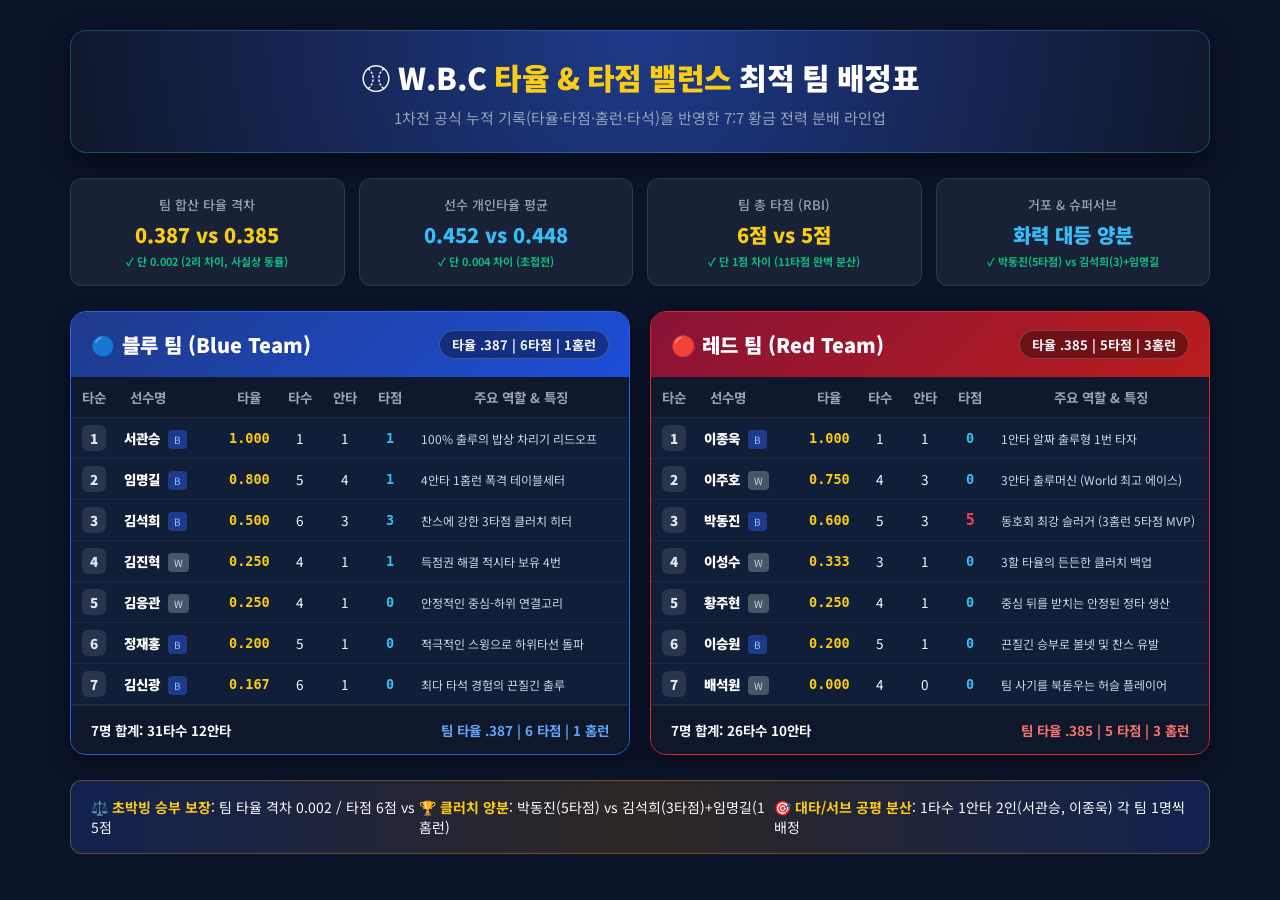
<file: static/exports/team_draft_balance.html>
<!DOCTYPE html>
<html lang="ko">
<head>
<meta charset="UTF-8">
<title>W.B.C 타율 & 타점 기반 팀 분배 추천표</title>
<link href="https://fonts.googleapis.com/css2?family=Noto+Sans+KR:wght@400;500;700;900&display=swap" rel="stylesheet">
<style>
    * {
        box-sizing: border-box;
        margin: 0;
        padding: 0;
        font-family: 'Noto Sans KR', -apple-system, BlinkMacSystemFont, 'Segoe UI', Roboto, sans-serif;
    }
    body {
        background: #0b1329;
        color: #f8fafc;
        padding: 30px;
        width: 1200px;
        margin: 0 auto;
    }
    .header {
        text-align: center;
        margin-bottom: 25px;
        padding: 24px;
        background: radial-gradient(circle at 50% 0%, #1e3a8a 0%, #0f172a 100%);
        border: 1px solid rgba(56, 189, 248, 0.3);
        border-radius: 16px;
        box-shadow: 0 10px 25px rgba(0,0,0,0.5);
    }
    .header h1 {
        font-size: 30px;
        font-weight: 900;
        letter-spacing: -0.5px;
        color: #ffffff;
        margin-bottom: 8px;
    }
    .header h1 span {
        color: #facc15;
    }
    .header p {
        font-size: 15px;
        color: #94a3b8;
    }
    .summary-grid {
        display: grid;
        grid-template-columns: repeat(4, 1fr);
        gap: 14px;
        margin-bottom: 25px;
    }
    .summary-card {
        background: rgba(30, 41, 59, 0.7);
        border: 1px solid rgba(255, 255, 255, 0.1);
        border-radius: 12px;
        padding: 16px;
        text-align: center;
    }
    .summary-card .lbl {
        font-size: 13px;
        color: #94a3b8;
        margin-bottom: 6px;
        font-weight: 500;
    }
    .summary-card .val {
        font-size: 20px;
        font-weight: 900;
        color: #38bdf8;
    }
    .summary-card .val.gold {
        color: #facc15;
    }
    .summary-card .diff {
        font-size: 11px;
        color: #10b981;
        margin-top: 4px;
        font-weight: 700;
    }
    .teams-container {
        display: grid;
        grid-template-columns: 1fr 1fr;
        gap: 20px;
        margin-bottom: 25px;
    }
    .team-panel {
        background: #111e38;
        border-radius: 16px;
        overflow: hidden;
        box-shadow: 0 8px 20px rgba(0,0,0,0.4);
    }
    .team-blue {
        border: 1.5px solid #2563eb;
    }
    .team-red {
        border: 1.5px solid #dc2626;
    }
    .team-header {
        padding: 18px 20px;
        display: flex;
        justify-content: space-between;
        align-items: center;
    }
    .team-blue .team-header {
        background: linear-gradient(135deg, #1e3a8a, #1d4ed8);
    }
    .team-red .team-header {
        background: linear-gradient(135deg, #881337, #b91c1c);
    }
    .team-title {
        font-size: 20px;
        font-weight: 900;
        color: #ffffff;
    }
    .team-stat-badge {
        background: rgba(0,0,0,0.35);
        padding: 4px 12px;
        border-radius: 20px;
        font-size: 13px;
        font-weight: 700;
        border: 1px solid rgba(255,255,255,0.2);
    }
    .team-table {
        width: 100%;
        border-collapse: collapse;
        text-align: center;
        font-size: 13.5px;
    }
    .team-table th {
        background: rgba(15, 23, 42, 0.8);
        color: #94a3b8;
        padding: 10px 8px;
        font-weight: 700;
        border-bottom: 1px solid rgba(255,255,255,0.08);
    }
    .team-table td {
        padding: 10px 8px;
        border-bottom: 1px solid rgba(255,255,255,0.05);
    }
    .order-badge {
        background: rgba(255,255,255,0.1);
        font-weight: 900;
        padding: 3px 8px;
        border-radius: 6px;
        color: #e2e8f0;
    }
    .player-name {
        font-weight: 900;
        color: #ffffff;
        text-align: left;
        padding-left: 14px;
    }
    .stat-avg {
        font-family: 'Consolas', monospace;
        font-weight: 900;
        color: #facc15;
    }
    .stat-rbi {
        font-family: 'Consolas', monospace;
        font-weight: 800;
        color: #38bdf8;
    }
    .stat-hr {
        font-family: 'Consolas', monospace;
        font-weight: 800;
        color: #f43f5e;
    }
    .role-desc {
        text-align: left;
        font-size: 12px;
        color: #cbd5e1;
    }
    .prev-tag {
        font-size: 10px;
        padding: 2px 6px;
        border-radius: 4px;
        margin-left: 4px;
        font-weight: normal;
    }
    .prev-b { background: #1e3a8a; color: #93c5fd; }
    .prev-w { background: #475569; color: #cbd5e1; }
    .team-footer {
        padding: 14px 20px;
        background: rgba(15, 23, 42, 0.9);
        display: flex;
        justify-content: space-between;
        align-items: center;
        font-size: 13.5px;
        font-weight: 700;
        border-top: 1px solid rgba(255,255,255,0.08);
    }
    .highlight-banner {
        background: linear-gradient(90deg, rgba(30, 58, 138, 0.4) 0%, rgba(245, 158, 11, 0.15) 50%, rgba(30, 58, 138, 0.4) 100%);
        border: 1px solid rgba(245, 158, 11, 0.35);
        border-radius: 12px;
        padding: 16px 20px;
        display: flex;
        align-items: center;
        justify-content: space-around;
        font-size: 14px;
    }
    .highlight-item {
        display: flex;
        align-items: center;
        gap: 8px;
    }
    .highlight-item strong {
        color: #facc15;
    }
</style>
</head>
<body>

<div class="header">
    <h1>⚾ W.B.C <span>타율 & 타점 밸런스</span> 최적 팀 배정표</h1>
    <p>1차전 공식 누적 기록(타율·타점·홈런·타석)을 반영한 7:7 황금 전력 분배 라인업</p>
</div>

<div class="summary-grid">
    <div class="summary-card">
        <div class="lbl">팀 합산 타율 격차</div>
        <div class="val gold">0.387 vs 0.385</div>
        <div class="diff">✓ 단 0.002 (2리 차이, 사실상 동률)</div>
    </div>
    <div class="summary-card">
        <div class="lbl">선수 개인타율 평균</div>
        <div class="val">0.452 vs 0.448</div>
        <div class="diff">✓ 단 0.004 차이 (초접전)</div>
    </div>
    <div class="summary-card">
        <div class="lbl">팀 총 타점 (RBI)</div>
        <div class="val gold">6점 vs 5점</div>
        <div class="diff">✓ 단 1점 차이 (11타점 완벽 분산)</div>
    </div>
    <div class="summary-card">
        <div class="lbl">거포 & 슈퍼서브</div>
        <div class="val">화력 대등 양분</div>
        <div class="diff">✓ 박동진(5타점) vs 김석희(3)+임명길</div>
    </div>
</div>

<div class="teams-container">
    <!-- Blue Team -->
    <div class="team-panel team-blue">
        <div class="team-header">
            <div class="team-title">🔵 블루 팀 (Blue Team)</div>
            <div class="team-stat-badge">타율 .387 | 6타점 | 1홈런</div>
        </div>
        <table class="team-table">
            <thead>
                <tr>
                    <th style="width:45px;">타순</th>
                    <th style="width:105px; text-align:left; padding-left:14px;">선수명</th>
                    <th style="width:55px;">타율</th>
                    <th style="width:45px;">타수</th>
                    <th style="width:45px;">안타</th>
                    <th style="width:45px;">타점</th>
                    <th>주요 역할 & 특징</th>
                </tr>
            </thead>
            <tbody>
                <tr>
                    <td><span class="order-badge">1</span></td>
                    <td class="player-name">서관승 <span class="prev-tag prev-b">B</span></td>
                    <td class="stat-avg">1.000</td><td>1</td><td>1</td><td class="stat-rbi">1</td>
                    <td class="role-desc">100% 출루의 밥상 차리기 리드오프</td>
                </tr>
                <tr>
                    <td><span class="order-badge">2</span></td>
                    <td class="player-name">임명길 <span class="prev-tag prev-b">B</span></td>
                    <td class="stat-avg">0.800</td><td>5</td><td>4</td><td class="stat-rbi">1</td>
                    <td class="role-desc">4안타 1홈런 폭격 테이블세터</td>
                </tr>
                <tr>
                    <td><span class="order-badge">3</span></td>
                    <td class="player-name">김석희 <span class="prev-tag prev-b">B</span></td>
                    <td class="stat-avg">0.500</td><td>6</td><td>3</td><td class="stat-rbi">3</td>
                    <td class="role-desc">찬스에 강한 3타점 클러치 히터</td>
                </tr>
                <tr>
                    <td><span class="order-badge">4</span></td>
                    <td class="player-name">김진혁 <span class="prev-tag prev-w">W</span></td>
                    <td class="stat-avg">0.250</td><td>4</td><td>1</td><td class="stat-rbi">1</td>
                    <td class="role-desc">득점권 해결 적시타 보유 4번</td>
                </tr>
                <tr>
                    <td><span class="order-badge">5</span></td>
                    <td class="player-name">김응관 <span class="prev-tag prev-w">W</span></td>
                    <td class="stat-avg">0.250</td><td>4</td><td>1</td><td class="stat-rbi">0</td>
                    <td class="role-desc">안정적인 중심-하위 연결고리</td>
                </tr>
                <tr>
                    <td><span class="order-badge">6</span></td>
                    <td class="player-name">정재홍 <span class="prev-tag prev-b">B</span></td>
                    <td class="stat-avg">0.200</td><td>5</td><td>1</td><td class="stat-rbi">0</td>
                    <td class="role-desc">적극적인 스윙으로 하위타선 돌파</td>
                </tr>
                <tr>
                    <td><span class="order-badge">7</span></td>
                    <td class="player-name">김신광 <span class="prev-tag prev-b">B</span></td>
                    <td class="stat-avg">0.167</td><td>6</td><td>1</td><td class="stat-rbi">0</td>
                    <td class="role-desc">최다 타석 경험의 끈질긴 출루</td>
                </tr>
            </tbody>
        </table>
        <div class="team-footer">
            <span>7명 합계: 31타수 12안타</span>
            <span style="color:#60a5fa;">팀 타율 .387 | 6 타점 | 1 홈런</span>
        </div>
    </div>

    <!-- Red Team -->
    <div class="team-panel team-red">
        <div class="team-header">
            <div class="team-title">🔴 레드 팀 (Red Team)</div>
            <div class="team-stat-badge">타율 .385 | 5타점 | 3홈런</div>
        </div>
        <table class="team-table">
            <thead>
                <tr>
                    <th style="width:45px;">타순</th>
                    <th style="width:105px; text-align:left; padding-left:14px;">선수명</th>
                    <th style="width:55px;">타율</th>
                    <th style="width:45px;">타수</th>
                    <th style="width:45px;">안타</th>
                    <th style="width:45px;">타점</th>
                    <th>주요 역할 & 특징</th>
                </tr>
            </thead>
            <tbody>
                <tr>
                    <td><span class="order-badge">1</span></td>
                    <td class="player-name">이종욱 <span class="prev-tag prev-b">B</span></td>
                    <td class="stat-avg">1.000</td><td>1</td><td>1</td><td class="stat-rbi">0</td>
                    <td class="role-desc">1안타 알짜 출루형 1번 타자</td>
                </tr>
                <tr>
                    <td><span class="order-badge">2</span></td>
                    <td class="player-name">이주호 <span class="prev-tag prev-w">W</span></td>
                    <td class="stat-avg">0.750</td><td>4</td><td>3</td><td class="stat-rbi">0</td>
                    <td class="role-desc">3안타 출루머신 (World 최고 에이스)</td>
                </tr>
                <tr>
                    <td><span class="order-badge">3</span></td>
                    <td class="player-name">박동진 <span class="prev-tag prev-b">B</span></td>
                    <td class="stat-avg">0.600</td><td>5</td><td>3</td><td class="stat-rbi" style="color:#f43f5e; font-size:15px;">5</td>
                    <td class="role-desc">동호회 최강 슬러거 (3홈런 5타점 MVP)</td>
                </tr>
                <tr>
                    <td><span class="order-badge">4</span></td>
                    <td class="player-name">이성수 <span class="prev-tag prev-w">W</span></td>
                    <td class="stat-avg">0.333</td><td>3</td><td>1</td><td class="stat-rbi">0</td>
                    <td class="role-desc">3할 타율의 든든한 클러치 백업</td>
                </tr>
                <tr>
                    <td><span class="order-badge">5</span></td>
                    <td class="player-name">황주현 <span class="prev-tag prev-w">W</span></td>
                    <td class="stat-avg">0.250</td><td>4</td><td>1</td><td class="stat-rbi">0</td>
                    <td class="role-desc">중심 뒤를 받치는 안정된 정타 생산</td>
                </tr>
                <tr>
                    <td><span class="order-badge">6</span></td>
                    <td class="player-name">이승원 <span class="prev-tag prev-b">B</span></td>
                    <td class="stat-avg">0.200</td><td>5</td><td>1</td><td class="stat-rbi">0</td>
                    <td class="role-desc">끈질긴 승부로 볼넷 및 찬스 유발</td>
                </tr>
                <tr>
                    <td><span class="order-badge">7</span></td>
                    <td class="player-name">배석원 <span class="prev-tag prev-w">W</span></td>
                    <td class="stat-avg">0.000</td><td>4</td><td>0</td><td class="stat-rbi">0</td>
                    <td class="role-desc">팀 사기를 북돋우는 허슬 플레이어</td>
                </tr>
            </tbody>
        </table>
        <div class="team-footer">
            <span>7명 합계: 26타수 10안타</span>
            <span style="color:#f87171;">팀 타율 .385 | 5 타점 | 3 홈런</span>
        </div>
    </div>
</div>

<div class="highlight-banner">
    <div class="highlight-item">
        <span>⚖️ <strong>초박빙 승부 보장</strong>: 팀 타율 격차 0.002 / 타점 6점 vs 5점</span>
    </div>
    <div class="highlight-item">
        <span>🏆 <strong>클러치 양분</strong>: 박동진(5타점) vs 김석희(3타점)+임명길(1홈런)</span>
    </div>
    <div class="highlight-item">
        <span>🎯 <strong>대타/서브 공평 분산</strong>: 1타수 1안타 2인(서관승, 이종욱) 각 팀 1명씩 배정</span>
    </div>
</div>

</body>
</html>
</file>
